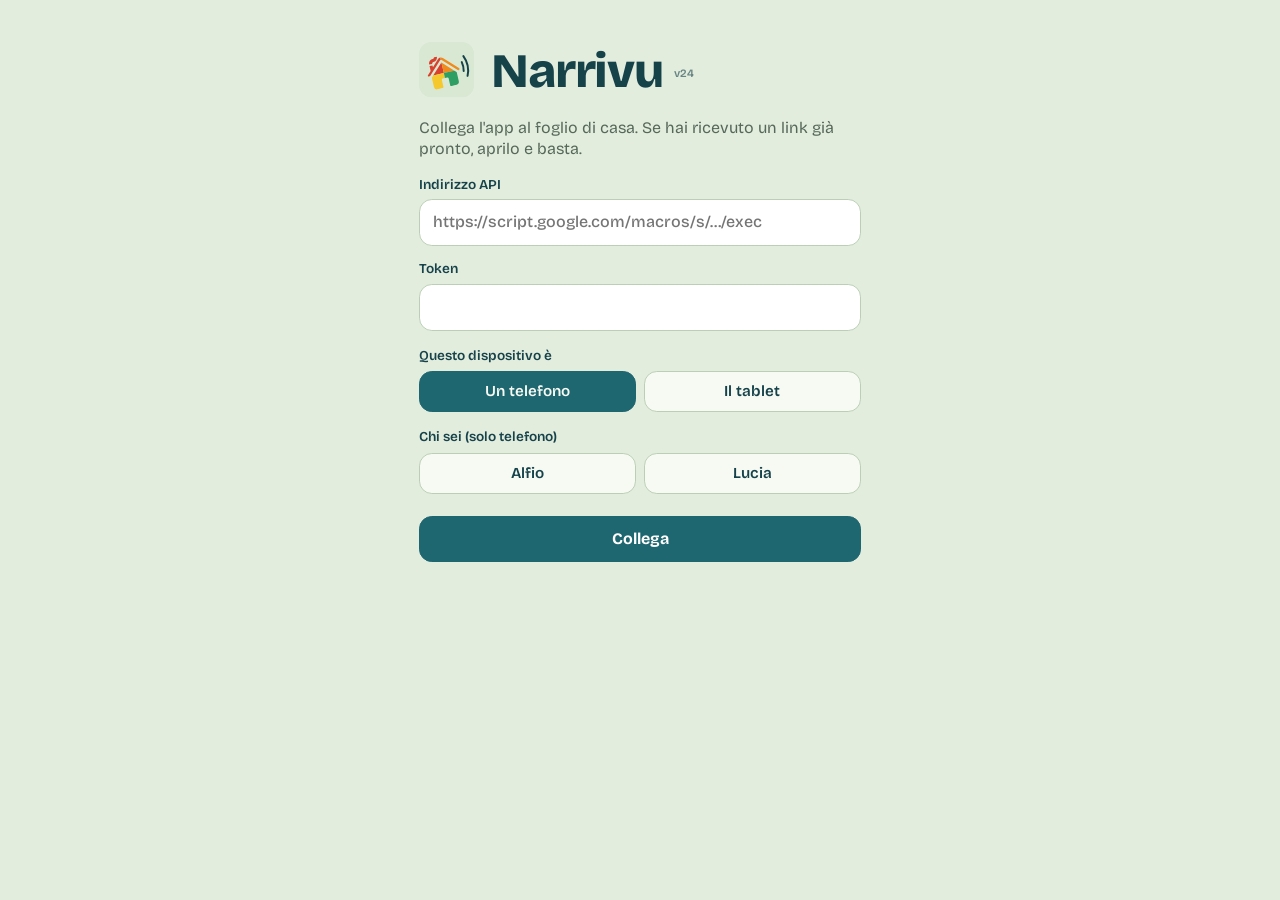
<file: index.html>
<!doctype html>
<html lang="it">
<head>
  <meta charset="utf-8">
  <meta name="viewport" content="width=device-width, initial-scale=1, viewport-fit=cover, interactive-widget=resizes-content">
  <title>Narrivu</title>
  <meta name="theme-color" content="#E3EDDE">
  <meta name="mobile-web-app-capable" content="yes">
  <link rel="manifest" href="manifest.webmanifest">
  <link rel="icon" href="icon-192.png">
  <link rel="apple-touch-icon" href="icon-192.png">
  <link rel="preload" href="fonts/bricolage.woff2" as="font" type="font/woff2" crossorigin>
  <link rel="stylesheet" href="style.css">
</head>
<body>
  <div id="root"></div>
  <noscript>Serve JavaScript per usare il planner.</noscript>
  <script src="app.js"></script>
</body>
</html>
</file>
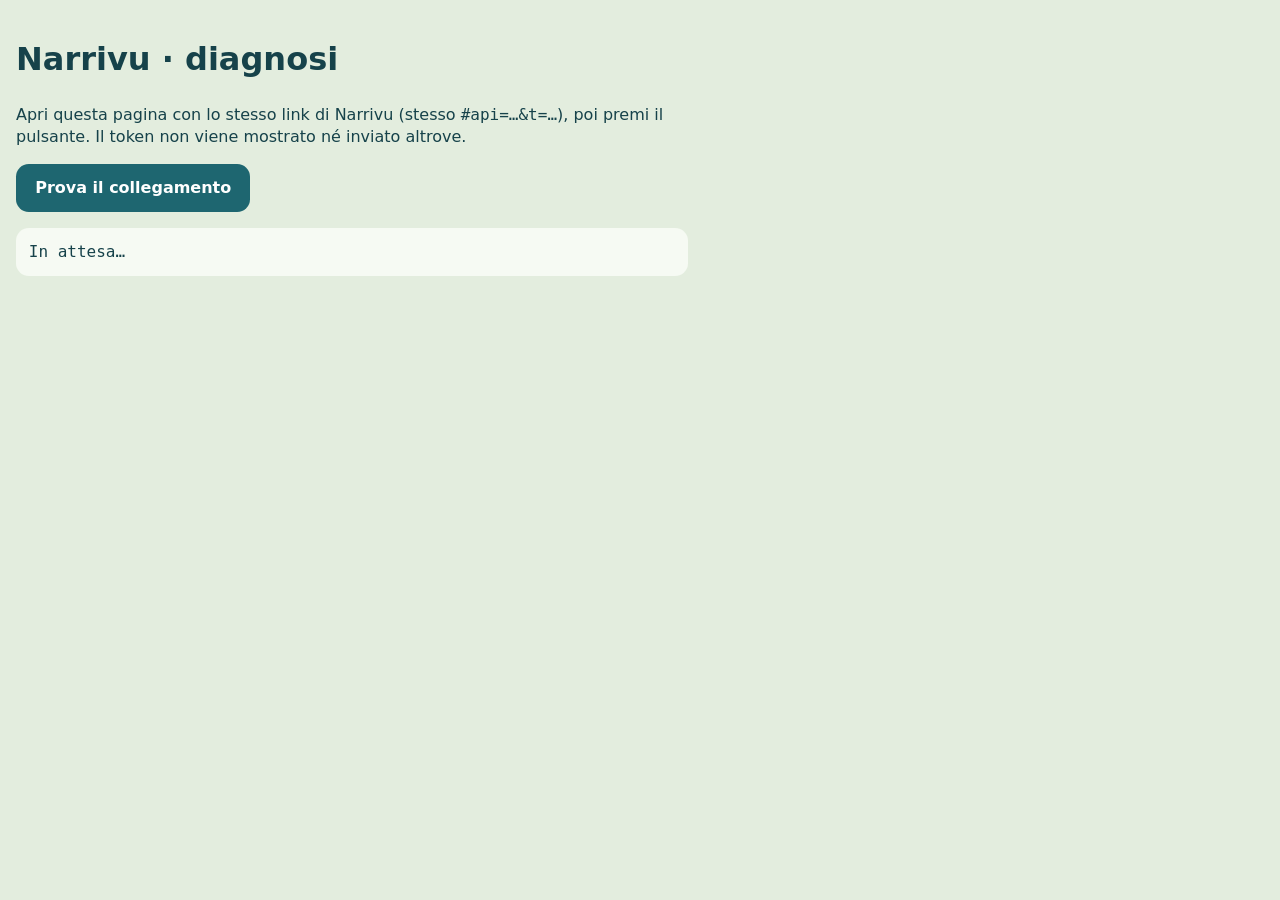
<file: diagnosi.html>
<!doctype html>
<html lang="it"><head><meta charset="utf-8"><meta name="viewport" content="width=device-width,initial-scale=1">
<title>Narrivu · diagnosi</title>
<style>body{font:16px/1.4 system-ui,sans-serif;background:#E3EDDE;color:#16424A;margin:0;padding:1rem;max-width:42rem}
button{font:inherit;font-weight:700;background:#1E6670;color:#fff;border:0;border-radius:.8rem;padding:.8rem 1.2rem}
pre{background:#F6FAF3;border-radius:.8rem;padding:.8rem;white-space:pre-wrap;word-break:break-all}</style></head>
<body><h1>Narrivu · diagnosi</h1>
<p>Apri questa pagina con lo stesso link di Narrivu (stesso <code>#api=…&amp;t=…</code>), poi premi il pulsante. Il token non viene mostrato né inviato altrove.</p>
<p><button id="go">Prova il collegamento</button></p><pre id="out">In attesa…</pre>
<script>
const out=document.getElementById('out'),log=m=>out.textContent+=m+'\n';
document.getElementById('go').onclick=async()=>{
  out.textContent='';
  const p=new URLSearchParams(location.hash.replace(/^#/,''));
  const api=p.get('api'),t=p.get('t');
  if(!api||!t){log('Manca #api=…&t=… nell\'indirizzo.');return;}
  let u;try{u=new URL(api)}catch(e){log('Indirizzo API non valido: '+e.message);return;}
  log('Indirizzo: '+u.origin+u.pathname.replace(/(.{14}).*(.{10})$/,'$1…$2'));
  log('Finisce con: '+u.pathname.split('/').pop());
  log('Browser: '+navigator.userAgent);
  log('In linea: '+navigator.onLine);
  u.searchParams.set('token',t);u.searchParams.set('action','list');u.searchParams.set('_',Date.now());
  try{
    const r=await fetch(u);
    log('1) Richiesta normale: stato '+r.status+', tipo '+r.headers.get('content-type')+', reindirizzata: '+r.redirected);
    const txt=await r.text();
    log('   Risposta (inizio): '+txt.slice(0,160).replace(t,'***'));
    try{const j=JSON.parse(txt);log('   JSON valido, ok='+j.ok+(j.error?' errore='+j.error:'')+(j.data?' eventi='+(j.data.eventi||[]).length:''));}catch(e){log('   NON è JSON: '+e.message);}
  }catch(e){
    log('1) Richiesta normale FALLITA: '+e.name+': '+e.message);
    try{await fetch(u,{mode:'no-cors'});log('2) Senza controlli CORS: il server RISPONDE → il problema è CORS/risposta bloccata dal browser.');}
    catch(e2){log('2) Anche senza CORS fallisce: '+e2.name+': '+e2.message+' → il server non è raggiungibile (rete, blocco, indirizzo).');}
  }
};
</script></body></html>
</file>
<file: style.css>
/* Planner di casa — stile. Licenza: GPL-3.0
   Idea: una lavagna fredda e chiara, con i "magneti" colorati delle persone
   come unico elemento forte. Tutto il resto resta in secondo piano. */

@font-face {
  font-family: "Bricolage Grotesque";
  src: url("fonts/bricolage.woff2") format("woff2");
  font-weight: 200 800;
  font-display: swap;
}

:root {
  --board: #E3EDDE;
  --paper: #F6FAF3;
  --ink: #16424A;
  --petrol: #1E6670;
  --on-petrol: #FFFFFF;
  --ink2: #55695A;
  --line: #BCCFB6;
  --late: #B3261E;
  --soon: #F6D68A;
  --good: #2E9E62;
  /* Un magnete per persona: colore e colore del testo sopra di esso */
  --famiglia: #1E6670;
  --alfio: #BF4A0A;
  --lucia: #C23B72;
  --eddie: #E8A020;
  --zaja: #267A4A;
}
.p-famiglia { --pc: var(--famiglia); --pt: #fff; }
.p-alfio { --pc: var(--alfio); --pt: #fff; }
.p-lucia { --pc: var(--lucia); --pt: #fff; }
.p-eddie { --pc: var(--eddie); --pt: var(--ink); --au: rgba(22, 66, 74, .16); }
.p-zaja { --pc: var(--zaja); --pt: #fff; }

body.night {
  --board: #111A14;
  --paper: #1A261E;
  --ink: #D4EBEC;
  --petrol: #5DB0B8;
  --on-petrol: #0C2226;
  --ink2: #93A897;
  --line: #2A392F;
  --soon: #6B5A22;
}
body.night .display { filter: brightness(.72); }

* { box-sizing: border-box; }
html { font-family: "Bricolage Grotesque", system-ui, -apple-system, "Segoe UI", Roboto, sans-serif; font-optical-sizing: auto; -webkit-text-size-adjust: 100%; }
body { margin: 0; background: var(--board); color: var(--ink); font-size: 1rem; line-height: 1.3; -webkit-tap-highlight-color: transparent; }
body.sheet-open { overflow: hidden; }
button, input, select { font: inherit; color: inherit; }
button { cursor: pointer; }
h1, h2 { margin: 0; }
:focus-visible { outline: 3px solid var(--petrol); outline-offset: 2px; }

.ico svg { width: 1.2em; height: 1.2em; fill: none; stroke: currentColor; stroke-width: 1.8; stroke-linecap: round; stroke-linejoin: round; vertical-align: -.2em; }

/* ------------------------------------------------------------------ */
/* Tablet                                                              */
/* ------------------------------------------------------------------ */
html.mode-display { font-size: min(1.25vw, 2vh); }
html.mode-display body { overflow: hidden; user-select: none; -webkit-user-select: none; }

.display {
  height: 100vh;
  width: 100vw;
  display: grid;
  grid-template-columns: minmax(0, 1fr) 27rem;
  grid-template-rows: auto minmax(0, 1fr);
  column-gap: 2.4rem;
  padding: 1.5rem 2.4rem 1.7rem;
}

.top {
  grid-column: 1 / -1;
  display: flex;
  align-items: baseline;
  gap: 1.6rem;
  padding-bottom: .9rem;
}
.top .date { font-size: 3.5rem; font-weight: 700; letter-spacing: -.02em; line-height: 1; flex: 1; }
.top .clock { font-size: 3.5rem; font-weight: 500; letter-spacing: -.02em; line-height: 1; }

.sync.ok::before { content: ""; display: inline-block; width: .8rem; height: .8rem; border-radius: 50%; background: var(--good); vertical-align: middle; }
.sync.off { color: var(--late); font-size: 1.15rem; font-weight: 600; }

.week, .month { display: grid; grid-template-rows: auto minmax(0, 1fr) auto; min-height: 0; overflow: hidden; }
.week .rows { display: grid; grid-template-rows: repeat(7, minmax(min-content, 1fr)); min-height: 0; overflow: hidden; }
.week.now .rows { grid-template-rows: minmax(min-content, 1.5fr) repeat(6, minmax(min-content, 1fr)); }
.day.gone .items { opacity: .55; }

/* selettore di vista e frecce (tablet) */
.nav { display: flex; align-items: center; gap: .7rem; padding: 0 0 .7rem; }
.vseg { display: flex; border: .15rem solid var(--petrol); border-radius: 1rem; overflow: hidden; }
.vseg button { border: 0; background: transparent; padding: .55rem 1.3rem; font-size: 1.35rem; font-weight: 700; min-height: 3.3rem; }
.vseg button.on { background: var(--petrol); color: var(--on-petrol); }
.nav .arrow { width: 3.3rem; height: 3.3rem; border: .15rem solid var(--line); background: var(--paper); border-radius: 1rem; display: grid; place-items: center; font-size: 1.5rem; }
.nav .arrow .ico svg { stroke-width: 2.2; }
.nav .range { min-width: 11rem; text-align: center; font-size: 1.45rem; font-weight: 700; letter-spacing: -.01em; }
.today-btn { margin-left: auto; min-height: 3.3rem; padding: 0 1.5rem; border: .15rem solid var(--petrol); border-radius: 1rem; background: transparent; font-size: 1.35rem; font-weight: 700; }
.today-btn:disabled { opacity: .35; cursor: default; }
.day { text-align: left; cursor: pointer; }

/* mese */
.mhead { display: grid; grid-template-columns: repeat(7, minmax(0, 1fr)); gap: .4rem; padding-bottom: .3rem; }
.mhead span { text-align: center; font-size: 1.15rem; font-weight: 600; color: var(--ink2); text-transform: capitalize; }
.mgrid { display: grid; grid-template-columns: repeat(7, minmax(0, 1fr)); grid-template-rows: repeat(var(--weeks), minmax(0, 1fr)); gap: .4rem; min-height: 0; padding-bottom: .5rem; }
.month { grid-template-rows: auto auto minmax(0, 1fr) auto; }
.cell { display: flex; flex-direction: column; gap: .25rem; align-items: stretch; text-align: left; min-width: 0; min-height: 0; overflow: hidden; padding: .35rem .45rem; border: 0; border-radius: .8rem; background: var(--paper); color: var(--ink); }
.cell .num { font-size: 1.3rem; font-weight: 700; line-height: 1; }
.cell.out { background: transparent; box-shadow: inset 0 0 0 .08rem var(--line); }
.cell.out .num { color: var(--ink2); font-weight: 500; }
.cell.gone .pills { opacity: .55; }
.cell.today { box-shadow: inset 0 0 0 .22rem var(--petrol); }
.cell.today .num { color: var(--petrol); }
.pills { display: flex; flex-direction: column; gap: .2rem; min-height: 0; overflow: hidden; }
.pill { flex: none; display: block; overflow: hidden; text-overflow: ellipsis; white-space: nowrap; font-size: 1rem; font-weight: 600; line-height: 1.1; padding: .1rem .4rem; border-radius: .4rem; background: var(--pc); color: var(--pt); }
.pill b { font-weight: 800; margin-right: .35rem; }
.pill.rem { background: transparent; color: var(--ink); box-shadow: inset 0 0 0 .13rem var(--pc); }
.pmore { flex: none; font-size: 1rem; font-weight: 600; color: var(--ink2); }

/* dettaglio di un giorno */
.dlist { list-style: none; margin: 0; padding: 0; display: flex; flex-direction: column; gap: .8rem; }
.dlist .note { display: block; margin: .25rem 0 0 .4rem; color: var(--ink2); font-size: 1rem; }
.sheet .mag { font-size: 1.2rem; }

.day {
  display: grid;
  grid-template-columns: 7rem minmax(0, 1fr);
  gap: 1.2rem;
  align-items: center;
  border-top: 1px solid var(--line);
  padding: .15rem 0;
  min-height: 0;
}
.day.today { background: var(--paper); border-radius: 1.1rem; border-top-color: transparent; padding: .4rem .9rem .4rem .6rem; }

.dl { display: flex; flex-direction: column; align-items: center; line-height: 1; padding: .3rem 0; }
.dw { font-size: 1.2rem; font-weight: 600; color: var(--ink2); }
.dn { font-size: 2.7rem; font-weight: 700; letter-spacing: -.02em; }
.today .dl { background: var(--petrol); color: var(--on-petrol); border-radius: .9rem; padding: .7rem .4rem .6rem; gap: .2rem; }
.today .dw { color: inherit; opacity: .8; }
.today .dn { font-size: 3.4rem; }

.items { display: flex; flex-wrap: wrap; gap: .45rem .6rem; align-content: center; align-items: center; }

.mag {
  display: inline-flex;
  align-items: center;
  gap: .55rem;
  max-width: 100%;
  padding: .22rem .9rem .22rem .35rem;
  border-radius: .8rem;
  background: var(--pc, var(--petrol));
  color: var(--pt, var(--paper));
  font-size: 1.4rem;
  font-weight: 600;
  line-height: 1.1;
}
.mag .tx { overflow: hidden; text-overflow: ellipsis; white-space: nowrap; }
.mag .t { font-weight: 800; }
.mag .au { flex: none; width: 1.7rem; height: 1.7rem; border-radius: 50%; display: grid; place-items: center; font-size: 1rem; font-weight: 800; background: var(--au, rgba(255, 255, 255, .26)); }

.mag .ico svg { width: 1.15em; height: 1.15em; }
.mag.rem { background: transparent; color: var(--ink); box-shadow: inset 0 0 0 .18rem var(--pc, var(--petrol)); }
.mag.rem .au { background: var(--pc); color: var(--pt); }
.mag.past { opacity: .42; }
.more, .none { font-size: 1.2rem; font-weight: 500; color: var(--ink2); }

.legend { display: flex; flex-wrap: wrap; gap: .5rem; padding-top: .5rem; border-top: 1px solid var(--line); }
.mag.mini { font-size: 1.05rem; padding: .25rem .8rem; gap: .4rem; }

.side { display: grid; grid-template-rows: auto minmax(0, 1fr); gap: 1.3rem; min-height: 0; }
.panel { background: var(--paper); border-radius: 1.2rem; padding: 1.2rem 1.5rem 1rem; min-height: 0; overflow: hidden; }
.panel h2 { display: flex; justify-content: space-between; align-items: baseline; font-size: 1.7rem; font-weight: 700; letter-spacing: -.01em; margin-bottom: .6rem; }
.panel h2 small { font-size: 1.2rem; font-weight: 600; color: var(--ink2); }
.panel ul { list-style: none; margin: 0; padding: 0; }

.scad li { display: flex; justify-content: space-between; align-items: center; gap: 1rem; padding: .5rem 0; border-top: 1px solid var(--line); }
.scad li:first-child { border-top: 0; }
.scad .nm { font-size: 1.45rem; font-weight: 600; overflow: hidden; text-overflow: ellipsis; white-space: nowrap; }
.scad .bd { flex: none; font-size: 1.1rem; font-weight: 700; padding: .25rem .7rem; border-radius: .6rem; background: rgba(22, 66, 74, .08); color: var(--ink2); }
.scad .soon .bd { background: var(--soon); color: var(--ink); }
.scad .late .bd { background: var(--late); color: #fff; }
.scad .more, .scad .none { border-top: 0; }

.spesa ul { columns: 2; column-gap: 1.2rem; }
.spesa li { break-inside: avoid; position: relative; font-size: 1.35rem; font-weight: 500; line-height: 1.15; padding: .4rem 0 .4rem 1.9rem; overflow-wrap: anywhere; }
.spesa li::before { content: ""; position: absolute; left: 0; top: .5rem; width: 1.2rem; height: 1.2rem; border: .16rem solid var(--ink2); border-radius: .3rem; }
.spesa li.more, .spesa li.none { padding-left: 0; font-size: 1.2rem; color: var(--ink2); }
.spesa li.more::before, .spesa li.none::before { display: none; }

/* ------------------------------------------------------------------ */
/* Telefono                                                            */
/* ------------------------------------------------------------------ */
.phone { max-width: 640px; margin: 0 auto; min-height: 100dvh; display: flex; flex-direction: column; }
.bar {
  position: sticky; top: 0; z-index: 5;
  display: flex; align-items: center; gap: .6rem;
  padding: calc(.7rem + env(safe-area-inset-top)) 1rem .6rem;
  background: var(--board);
}
.bar h1 { font-size: 1.7rem; font-weight: 800; letter-spacing: -.02em; flex: 1; }
.who { display: inline-flex; gap: .4rem; align-items: center; border: 1.5px solid var(--line); background: var(--paper); border-radius: 999px; padding: .4rem .8rem; font-weight: 600; font-size: .95rem; }
.view { flex: 1; padding: .2rem 1rem 9rem; }

.tabs {
  position: fixed; left: 0; right: 0; bottom: 0; z-index: 6;
  max-width: 640px; margin: 0 auto;
  display: grid; grid-template-columns: repeat(4, 1fr);
  background: var(--paper); border-top: 1px solid var(--line);
  padding-bottom: env(safe-area-inset-bottom);
}
.tabs button { border: 0; background: none; padding: .55rem .2rem .5rem; display: flex; flex-direction: column; align-items: center; gap: .15rem; font-size: .75rem; font-weight: 600; color: var(--ink2); }
.tabs .ico svg { width: 1.55rem; height: 1.55rem; }
.tabs .on { color: var(--ink); font-weight: 800; }
.tabs .on .ico { background: var(--petrol); color: var(--on-petrol); border-radius: 999px; padding: .15rem 1rem; }

.fab {
  position: fixed; z-index: 7;
  right: max(1.1rem, calc(50vw - 320px + 1.1rem));
  bottom: calc(4.9rem + env(safe-area-inset-bottom));
  width: 3.5rem; height: 3.5rem; border-radius: 50%; border: 0;
  background: var(--petrol); color: var(--on-petrol);
  display: grid; place-items: center;
  box-shadow: 0 .4rem 1rem rgba(22, 66, 74, .28);
}
.fab .ico svg { width: 1.7rem; height: 1.7rem; stroke-width: 2.2; }

.dayh { display: flex; justify-content: space-between; align-items: center; font-size: .95rem; font-weight: 700; color: var(--ink2); margin: 1.3rem 0 .5rem; }
.dayh small { font-weight: 600; }
.block:first-child .dayh { margin-top: .4rem; }

.row {
  display: grid; grid-template-columns: 4.4rem minmax(0, 1fr) auto; gap: .7rem; align-items: center;
  width: 100%; text-align: left;
  background: var(--paper); border: 0; border-left: .35rem solid var(--pc, var(--line));
  border-radius: .9rem; padding: .75rem .85rem; margin-bottom: .5rem;
}
.row.past { opacity: .55; }
.row .when { font-size: .85rem; font-weight: 700; color: var(--ink2); line-height: 1.15; }
.row .main strong { display: block; font-size: 1.05rem; font-weight: 600; overflow-wrap: anywhere; }
.row .main em { display: block; font-style: normal; font-size: .85rem; color: var(--ink2); margin-top: .1rem; }
.row .meta { display: flex; flex-direction: column; align-items: flex-end; gap: .2rem; }
.row .meta small { font-size: .72rem; color: var(--ink2); }
.tag { display: inline-block; background: var(--pc); color: var(--pt); border-radius: .5rem; padding: .1rem .5rem; font-size: .75rem; font-weight: 700; }

.row.split { display: flex; padding: 0; overflow: hidden; border-left-color: var(--line); }
.row.split .grow { flex: 1; min-width: 0; display: flex; gap: .8rem; align-items: center; text-align: left; background: none; border: 0; padding: .75rem .85rem; }
.row.split > .btn { margin: .6rem .7rem .6rem 0; align-self: center; }
.badge { flex: none; min-width: 5.4rem; text-align: center; padding: .35rem .4rem; border-radius: .6rem; font-size: .8rem; font-weight: 700; background: rgba(22, 66, 74, .08); color: var(--ink2); }
.badge.soon { background: var(--soon); color: var(--ink); }
.badge.late { background: var(--late); color: #fff; }

.chips { display: flex; flex-wrap: wrap; gap: .5rem; }
.chipbtn { display: inline-flex; align-items: center; gap: .35rem; border: 1.5px solid var(--line); background: var(--paper); border-radius: 999px; padding: .55rem .95rem; font-size: .95rem; font-weight: 600; }
.chipbtn.on { background: var(--petrol); border-color: var(--petrol); color: var(--on-petrol); }
.chipbtn.static { padding: .3rem .4rem .3rem .85rem; cursor: default; }
.chipbtn.static button { border: 0; background: rgba(22, 66, 74, .1); border-radius: 50%; width: 1.6rem; height: 1.6rem; padding: 0; display: grid; place-items: center; }
.chipbtn .ico svg { width: 1em; height: 1em; }

.inline { display: flex; gap: .5rem; margin-top: .8rem; }
.inline input { flex: 1; min-width: 0; }

.check { display: flex; align-items: center; gap: .8rem; padding: .75rem .2rem; border-bottom: 1px solid var(--line); font-size: 1.1rem; font-weight: 500; }
.check input { position: absolute; opacity: 0; width: 1px; height: 1px; }
.check .box { flex: none; width: 1.8rem; height: 1.8rem; border: 2px solid var(--ink); border-radius: .5rem; display: grid; place-items: center; color: transparent; }
.check .box .ico svg { width: 1.2rem; height: 1.2rem; stroke-width: 2.4; }
.check input:checked + .box { background: var(--petrol); color: var(--on-petrol); }
.check input:focus-visible + .box { outline: 3px solid var(--petrol); outline-offset: 2px; }
.check.done .tx { text-decoration: line-through; opacity: .55; }

.empty { display: flex; flex-direction: column; gap: .3rem; padding: 3.5rem 1rem; text-align: center; color: var(--ink2); }
.empty strong { color: var(--ink); font-size: 1.1rem; }
.hint { color: var(--ink2); font-size: .88rem; margin: .5rem 0 0; }

/* Moduli */
input, select { width: 100%; padding: .75rem .8rem; border: 1.5px solid var(--line); border-radius: .8rem; background: #fff; color: var(--ink); min-height: 2.9rem; }
input[type=radio], input[type=checkbox] { width: auto; min-height: 0; }
label { display: block; font-size: .85rem; font-weight: 600; margin-top: .9rem; }
label input, label select { margin-top: .35rem; font-weight: 500; font-size: 1rem; }
label small { font-weight: 500; color: var(--ink2); }
fieldset { border: 0; padding: 0; margin: 1rem 0 0; }
legend { font-size: .85rem; font-weight: 600; padding: 0; margin-bottom: .45rem; }
.two { display: grid; grid-template-columns: 1fr 1fr; gap: .7rem; }
.mono { font-family: ui-monospace, "SFMono-Regular", Menlo, monospace; font-size: .9em; overflow-wrap: anywhere; }

.seg { display: flex; flex-wrap: wrap; gap: .5rem; }
.seg label { margin: 0; font-size: .95rem; }
.seg.two label { flex: 1; }
.seg input { position: absolute; opacity: 0; width: 1px; height: 1px; }
.seg span { display: block; text-align: center; padding: .6rem 1rem; border: 1.5px solid var(--line); border-radius: .8rem; background: var(--paper); font-weight: 600; }
.seg input:checked + span { background: var(--pc, var(--petrol)); border-color: var(--pc, var(--petrol)); color: var(--pt, var(--paper)); }
.seg input:focus-visible + span { outline: 3px solid var(--petrol); outline-offset: 2px; }

.btn { display: inline-block; text-align: center; text-decoration: none; font-weight: 700; border: 1.5px solid var(--petrol); background: transparent; color: var(--ink); border-radius: .8rem; padding: .7rem 1.1rem; }
.btn.primary { background: var(--petrol); color: var(--on-petrol); }
.btn.danger { border-color: var(--late); color: var(--late); }
.btn.small { padding: .4rem .8rem; font-size: .85rem; border-width: 1.5px; }
.btn.wide { display: block; width: 100%; margin-top: .8rem; }
.row-btns { display: flex; gap: .5rem; flex-wrap: wrap; margin-top: .5rem; }

.backdrop { position: fixed; inset: 0; z-index: 20; background: rgba(14, 22, 17, .45); }
.sheet {
  position: fixed; left: 0; right: 0; bottom: 0; z-index: 21;
  max-width: 640px; margin: 0 auto; max-height: 92dvh; overflow: hidden; display: flex; flex-direction: column;
  background: var(--board); border-radius: 1.4rem 1.4rem 0 0;
  padding: 1rem 1.1rem calc(1.1rem + env(safe-area-inset-bottom));
  animation: up .18s ease-out;
}
.sheet header { display: flex; justify-content: space-between; align-items: center; }
.sheet h2 { font-size: 1.3rem; font-weight: 800; letter-spacing: -.01em; }
.sheet .x { border: 0; background: rgba(22, 66, 74, .08); border-radius: 50%; width: 2.4rem; height: 2.4rem; display: grid; place-items: center; }
.sheet .body { overflow-y: auto; min-height: 0; padding-bottom: .2rem; }
.sheet footer { display: flex; gap: .6rem; margin-top: .9rem; flex: none; }
.sheet footer .primary { flex: 1; }
@keyframes up { from { transform: translateY(1.5rem); opacity: .6; } to { transform: none; opacity: 1; } }

/* Il tablet usa la stessa finestra per le impostazioni: la porto al centro e più grande */
html.mode-display .sheet { left: 50%; right: auto; bottom: auto; top: 50%; transform: translate(-50%, -50%); width: 40rem; max-width: 90vw; border-radius: 1.4rem; font-size: 1.15rem; animation: none; }

.setup { max-width: 30rem; margin: 0 auto; padding: 2.5rem 1.2rem; }
.setup h1 { font-size: 3rem; font-weight: 800; letter-spacing: -.03em; }
.setup p { color: var(--ink2); }
.setup .btn { width: 100%; margin-top: 1.4rem; }

#toast {
  position: fixed; left: 50%; bottom: 6.8rem; z-index: 40; transform: translate(-50%, .6rem);
  background: var(--petrol); color: var(--on-petrol); padding: .7rem 1.1rem; border-radius: .8rem;
  font-size: .95rem; font-weight: 600; opacity: 0; pointer-events: none; transition: opacity .2s, transform .2s;
  max-width: 90vw; text-align: center;
}
#toast.show { opacity: 1; transform: translate(-50%, 0); }

@media (prefers-reduced-motion: reduce) {
  * { animation: none !important; transition: none !important; }
}

.logo { width: 1.15em; height: 1.15em; vertical-align: -.22em; margin-right: .35em; }

.ver { font-size: .7rem; font-weight: 600; letter-spacing: 0; opacity: .6; vertical-align: middle; margin-left: .15rem; }

.colrow { display: flex; flex-direction: column; gap: .45rem; margin: .7rem 0 0; align-items: flex-start; }
.swatches { display: flex; flex-wrap: wrap; gap: .3rem; }
.sw { width: 2rem; height: 2rem; border-radius: 50%; border: 2px solid transparent; box-shadow: inset 0 0 0 2px rgba(255, 255, 255, .55); }
.sw.on { border-color: var(--ink); box-shadow: inset 0 0 0 3px var(--board); }

.dver { align-self: flex-end; font-size: 1rem; opacity: .5; }
.row .when small { display: block; font-size: .8rem; font-weight: 600; opacity: .8; }
.row .when small::before { content: '–'; margin-right: .15rem; }

/* spesa */
.spseg { display: flex; gap: .3rem; padding: .25rem; margin: 0 0 .9rem; background: var(--paper); border-radius: 1rem; }
.spseg button { flex: 1; min-height: 2.8rem; border: 0; border-radius: .8rem; background: transparent; font-size: 1rem; font-weight: 700; color: var(--ink); }
.spseg button.on { background: var(--petrol); color: var(--on-petrol); }
.spseg b { display: inline-block; min-width: 1.4rem; padding: 0 .35rem; margin-left: .3rem; border-radius: 1rem; background: rgba(255,255,255,.28); font-size: .85rem; }
.addnew { display: grid; grid-template-columns: 1fr auto; gap: .5rem; }
.addnew input { grid-column: 1 / -1; }
.addnew select { min-height: 2.9rem; border: .1rem solid var(--line); border-radius: .8rem; background: var(--paper); padding: 0 .8rem; font-size: 1rem; color: var(--ink); }
.ucat { margin: .6rem 0 0; }
.ucat h3 { margin: 0 0 .3rem; font-size: .95rem; color: var(--ink2); }
.spesa li.cat { padding: .6rem 0 .1rem; font-size: 1.05rem; font-weight: 700; color: var(--ink2); }
.spesa li.cat::before { display: none; }
.spesa li.cat { break-after: avoid; }
.spesa li.cat:first-child { padding-top: 0; }
[hidden] { display: none !important; }
</file>
